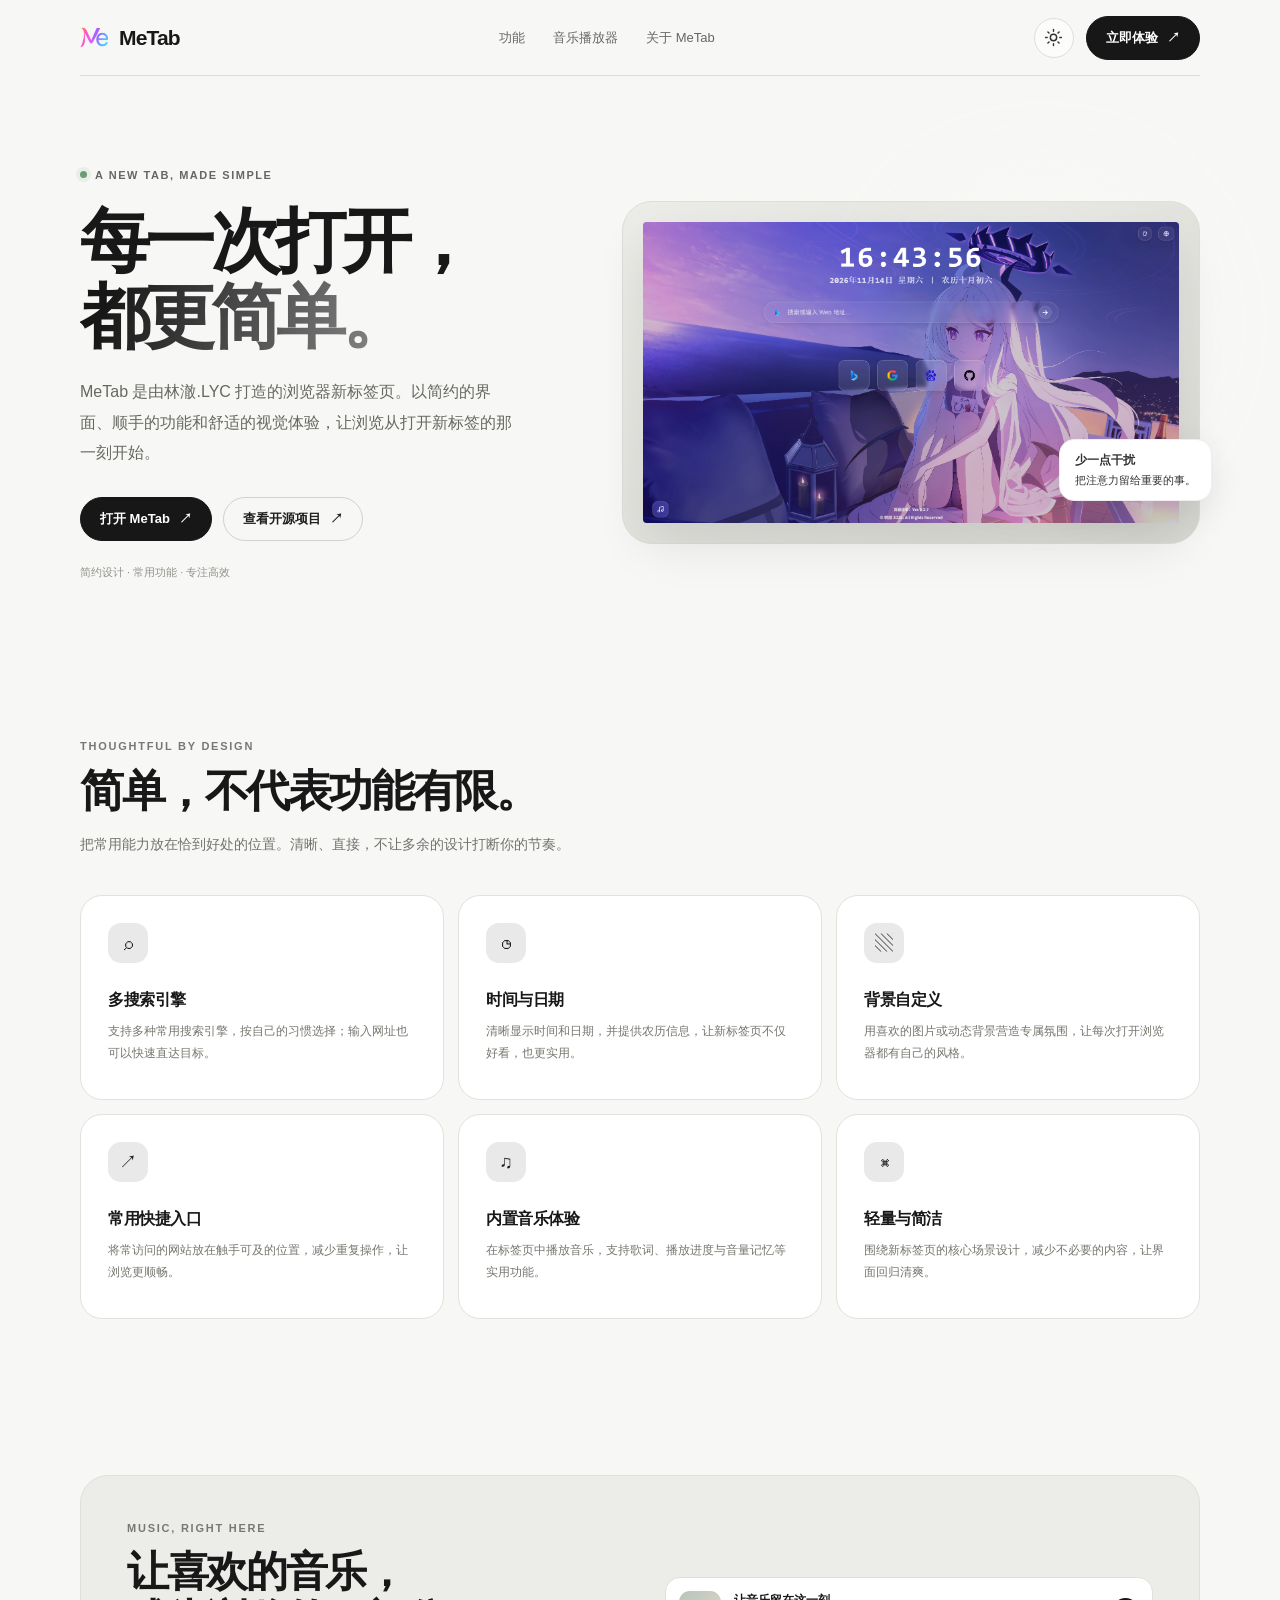
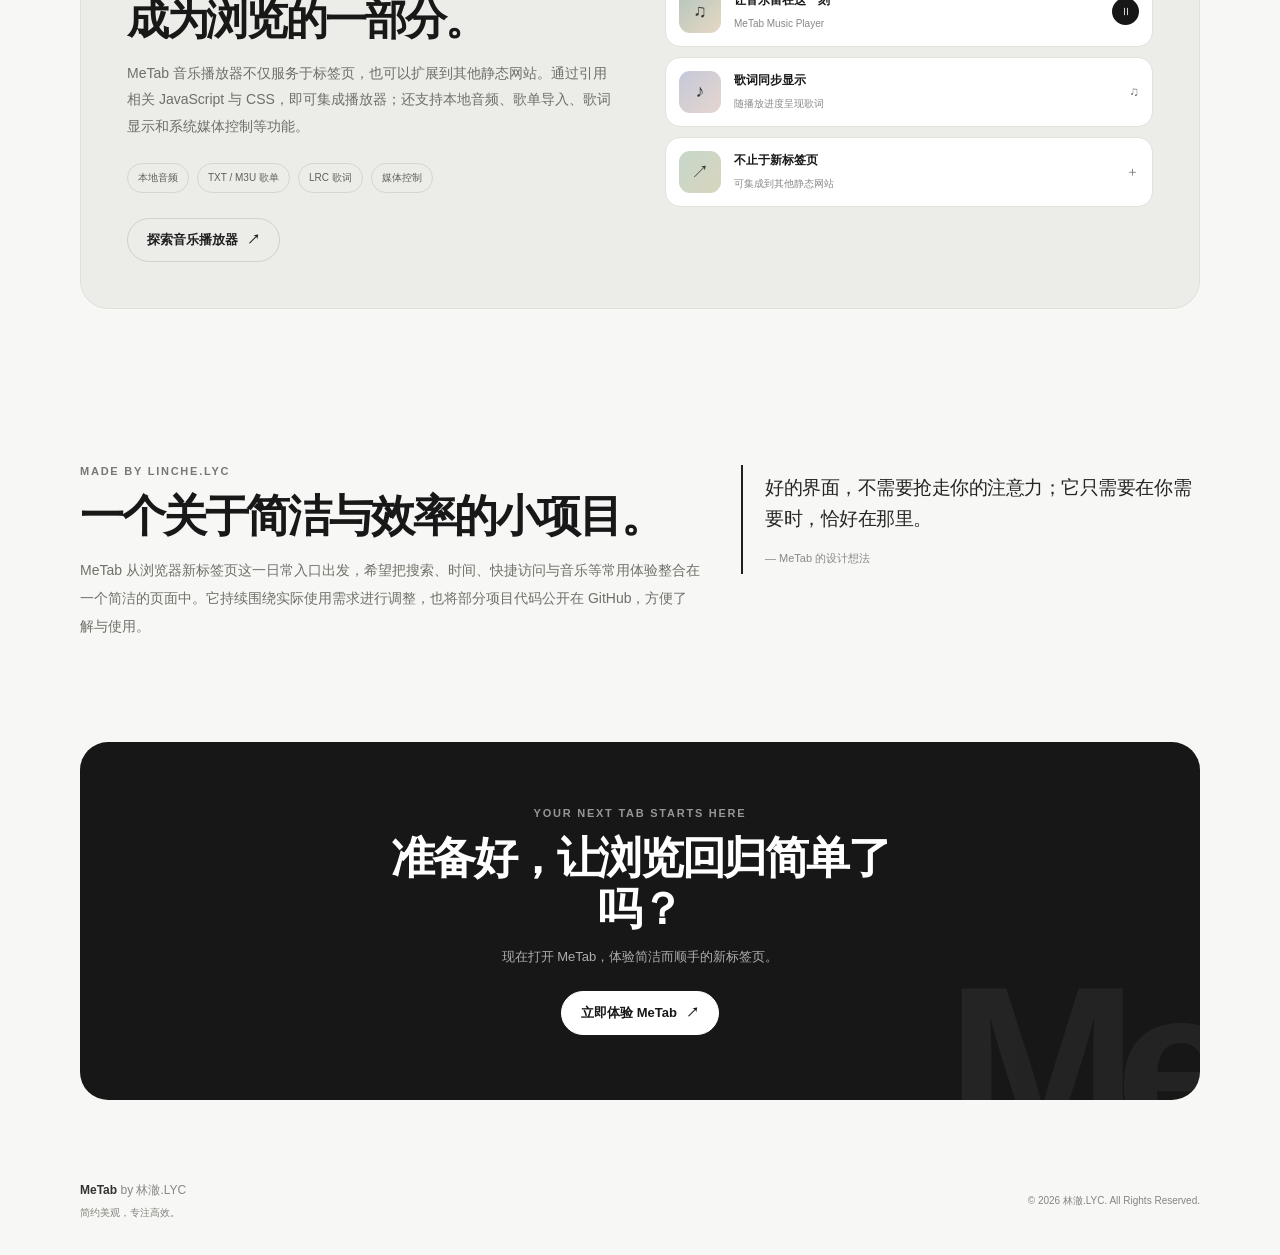
<file: MeTab/profile.html>
<!doctype html>
<html lang="zh-CN">
<head>
<meta charset="utf-8">
<meta name="viewport" content="width=device-width, initial-scale=1">
<meta name="description" content="认识 MeTab——由林澈.LYC 打造的简约、美观且专注高效的浏览器新标签页。">
<title>MeTab — 让每一次打开都更简单</title>
  <link rel="icon"
        href="icons/favicon.png"
        type="image/png">
<style>
:root {
  --site-primary: #171717;
  --site-secondary: #e9e9e9;
  --site-background: #f7f7f5;
  --site-on-primary: #ffffff;
  --site-on-secondary: #202020;
  --site-on-background: #181818;
  --site-font-body: Inter, -apple-system, BlinkMacSystemFont, "Segoe UI", "PingFang SC", "Microsoft YaHei", sans-serif;
  --site-font-heading: Inter, -apple-system, BlinkMacSystemFont, "Segoe UI", "PingFang SC", "Microsoft YaHei", sans-serif;
  --site-heading-scale: 1;
  --site-spacing-scale: 1;
  --site-radius-scale: 1;
  --site-decoration-opacity: 1;
  color-scheme: light dark;
}
* { box-sizing: border-box; }
html { scroll-behavior: smooth; }
body { margin: 0; font-family: var(--site-font-body); color: light-dark(#191919, #f5f5f5); background: light-dark(#f7f7f5, #111111); }
#app { min-height: 100vh; width: 100%; border-radius: 0; background-color: light-dark(var(--site-background), #111111); color: light-dark(var(--site-on-background), #f5f5f5); overflow: hidden; position: relative; }
a { color: inherit; text-decoration: none; }
button { font: inherit; }
.wrap { width: min(1120px, calc(100% - 48px)); margin: 0 auto; }
.nav { height: 76px; display:flex; align-items:center; justify-content:space-between; gap:24px; border-bottom:1px solid light-dark(#deded9, #303030); }
.brand { display:flex; align-items:center; gap:11px; font-weight:750; letter-spacing:-.04em; font-size:21px; }
.logo { width:34px; height:34px; border-radius:12px; display:grid; place-items:center; color:white; font-weight:800; font-size:17px; letter-spacing:-.08em; background:linear-gradient(145deg,#161616 0%,#575757 55%,#bcbcbc 100%); box-shadow:inset 0 1px 1px #ffffff75, 0 4px 12px #00000018; }
.nav-links { display:flex; align-items:center; gap:28px; color:light-dark(#666, #b4b4b4); font-size:13px; }
.nav-links a:hover { color:light-dark(#111,#fff); }
.nav-cta, .button { display:inline-flex; align-items:center; justify-content:center; gap:9px; border-radius:999px; padding:12px 19px; background:var(--site-primary); color:var(--site-on-primary); font-size:13px; font-weight:650; border:1px solid var(--site-primary); transition:transform .2s, opacity .2s; }
.nav-cta:hover,.button:hover { transform:translateY(-2px); opacity:.88; }
.button.secondary { background:transparent; color:light-dark(#202020,#f5f5f5); border-color:light-dark(#d2d2cc,#454545); }
.hero { padding:88px 0 82px; display:grid; grid-template-columns: .92fr 1.08fr; align-items:center; gap:50px; }
.eyebrow { display:inline-flex; align-items:center; gap:8px; color:light-dark(#666,#bcbcbc); text-transform:uppercase; letter-spacing:.14em; font-size:11px; font-weight:700; }
.dot { width:7px; height:7px; border-radius:50%; background:#6b9e78; box-shadow:0 0 0 4px #6b9e781b; }
h1,h2,h3,p { margin-top:0; }
h1 { font-family:var(--site-font-heading); font-size:calc( clamp(42px, 5.6vw, 70px) * var(--site-heading-scale)); line-height:1.08; letter-spacing:-.065em; margin:22px 0 22px; font-weight:760; }
.gradient { background:linear-gradient(110deg, light-dark(#171717,#fff) 10%, light-dark(#888,#b6b6b6) 95%); -webkit-background-clip:text; background-clip:text; color:transparent; }
.lead { max-width:440px; color:light-dark(#686861,#b6b6b6); font-size:16px; line-height:1.9; margin-bottom:29px; }
.actions { display:flex; flex-wrap:wrap; gap:11px; }
.micro { margin-top:24px; color:light-dark(#92928c,#777); font-size:11px; }
.preview-stage { position:relative; padding:20px; border-radius:30px; background:linear-gradient(145deg,light-dark(#ecece8,#242424),light-dark(#d9d9d4,#191919)); border:1px solid light-dark(#deded8,#333); }
.preview-stage:before { content:""; position:absolute; width:220px; height:220px; border-radius:50%; background:light-dark(#fff,#666); filter:blur(70px); opacity:calc(.42 * var(--site-decoration-opacity)); right:8%; top:4%; pointer-events:none; }
.browser { position:relative; overflow:hidden; border-radius:4px; min-height:0; aspect-ratio:1599 / 899; background:#b59bd0; color:#fff; padding:0; box-shadow:0 22px 50px #00000018; }
.browser:before { content:none; }
.browser-bar { display:flex; align-items:center; justify-content:flex-end; gap:8px; height:22px; position:relative; z-index:2; }
.browser-bar i { display:none; }
.browser-label { margin-left:auto; font-size:9px; color:#ffffffc7; letter-spacing:.1em; }
.mock-controls { display:flex; justify-content:flex-end; gap:7px; margin-top:0; position:relative; z-index:2; }
.mock-control { display:grid;place-items:center;width:32px;height:32px;border:1px solid #ffffff45; background:#ffffff20; color:#fff; border-radius:12px; padding:0;font-size:13px;box-shadow:inset 0 1px 1px #ffffff18; }
.mock-content { padding:20px 10px 22px; text-align:center; position:relative; z-index:1; }
.mock-time { font-size:clamp(42px,5vw,66px); font-weight:650; letter-spacing:.04em; text-shadow:0 2px 18px #00000020; }
.mock-date { font-size:clamp(10px,1.15vw,14px);font-weight:600; color:#ffffffed; margin:7px 0 32px; text-shadow:0 1px 8px #00000030; }
.mock-search { margin:auto; max-width:520px; height:44px; display:flex; align-items:center; gap:10px; text-align:left; padding:0 12px; border:1px solid #ffffff70; background:#ffffff30; backdrop-filter:blur(12px); -webkit-backdrop-filter:blur(12px); border-radius:999px; color:#ffffffed; font-size:11px; box-shadow:0 4px 14px #00000012; }
.mock-engine { display:flex; align-items:center; gap:5px; white-space:nowrap; padding-right:0; border-right:0; font-size:10px; }
.mock-engine b { display:grid; place-items:center; width:17px; height:17px; border-radius:4px; color:#29c9ff; background:transparent; font-size:17px; }
.mock-placeholder { overflow:hidden; white-space:nowrap; text-overflow:ellipsis; }
.search-icon { width:11px;height:11px;border:1.5px solid currentColor;border-radius:50%;position:relative; opacity:.75; }
.search-icon:after { content:"";position:absolute;width:5px;height:1.5px;background:currentColor;right:-4px;bottom:-2px;transform:rotate(45deg); }
.mock-shortcuts { display:flex; justify-content:center; gap:14px; margin-top:48px; }
.shortcut { width:48px; display:flex; align-items:center; flex-direction:column; gap:7px; font-size:8px; color:#ffffffed; text-shadow:0 1px 5px #00000030; }
.shortcut-icon { display:grid;place-items:center;width:48px;height:48px;border-radius:15px;background:#ffffff27;border:1px solid #ffffff58;box-shadow:inset 0 1px 1px #ffffff22;backdrop-filter:blur(12px);-webkit-backdrop-filter:blur(12px);font-size:18px;font-weight:700;color:#343a40;text-shadow:none; }
.mock-footer { position:absolute; bottom:9px; left:17px; right:17px; display:flex;flex-direction:column;align-items:center; justify-content:center; gap:4px; color:#ffffffb8; font-size:8px; z-index:2; }
.floating-note { position:absolute; right:-13px; bottom:42px; background:light-dark(#fff,#292929); color:light-dark(#333,#eee); padding:12px 15px; border-radius:15px; box-shadow:0 12px 35px #00000015; font-size:11px; z-index:2; border:1px solid light-dark(#eee,#3c3c3c); }
.floating-note strong { display:block; font-size:12px; margin-bottom:4px; }
.section { padding:78px 0; }
.section-head { max-width:590px; margin-bottom:38px; }
.kicker { color:light-dark(#777,#aaa); font-size:11px; letter-spacing:.16em; font-weight:750; text-transform:uppercase; margin-bottom:14px; }
h2 { font-size:calc(clamp(30px,4vw,44px) * var(--site-heading-scale)); line-height:1.15; letter-spacing:-.055em; margin-bottom:15px; }
.section-head p { color:light-dark(#73736d,#aaa); line-height:1.8; font-size:14px; max-width:510px; }
.features { display:grid; grid-template-columns:repeat(3,1fr); gap:14px; }
.feature { border:1px solid light-dark(#e2e2dc,#333); border-radius:calc(22px * var(--site-radius-scale)); padding:27px; background:light-dark(#fff,#1a1a1a); min-height:205px; transition:transform .2s,border-color .2s; }
.feature:hover { transform:translateY(-4px); border-color:light-dark(#bcbcb5,#555); }
.feature-icon { width:40px;height:40px;display:grid;place-items:center;border-radius:13px;background:var(--site-secondary);color:var(--site-on-secondary);font-size:18px;margin-bottom:27px; }
.feature h3 { font-size:16px; letter-spacing:-.025em; margin-bottom:10px; }
.feature p { color:light-dark(#777770,#aaa); font-size:12px; line-height:1.8; margin:0; }
.music { display:grid; grid-template-columns:1fr 1fr; gap:50px; align-items:center; background:light-dark(#ecece8,#1b1b1b); border-radius:calc(28px * var(--site-radius-scale)); padding:46px; border:1px solid light-dark(#e0e0da,#303030); }
.music h2 { font-size:calc(clamp(30px,3.8vw,42px) * var(--site-heading-scale)); }
.music p { color:light-dark(#6f6f68,#aaa); font-size:14px; line-height:1.9; }
.music-list { display:grid; gap:10px; }
.track { display:flex; align-items:center; gap:13px; background:light-dark(#fff,#242424); padding:13px; border-radius:15px; border:1px solid light-dark(#e1e1db,#363636); }
.album { width:42px;height:42px;border-radius:11px;display:grid;place-items:center;background:linear-gradient(135deg,#b5c5bd,#e6d8c4);color:#343a36;font-size:18px; }
.track-info { flex:1; }
.track-info strong { display:block; font-size:12px; margin-bottom:4px; }
.track-info span { color:light-dark(#888,#aaa); font-size:10px; }
.play { width:27px;height:27px;border-radius:50%;display:grid;place-items:center;background:var(--site-primary);color:var(--site-on-primary);font-size:10px; }
.pill-row { display:flex; flex-wrap:wrap; gap:8px; margin-top:23px; }
.pill { border:1px solid light-dark(#d6d6d0,#424242); color:light-dark(#62625c,#c0c0c0); padding:7px 10px; border-radius:999px; font-size:10px; }
.about-grid { display:grid; grid-template-columns:1.15fr .85fr; gap:40px; align-items:start; }
.about-copy { color:light-dark(#707069,#aaa); font-size:14px; line-height:2; max-width:640px; }
.quote-card { border-left:2px solid light-dark(#202020,#eee); padding:7px 0 7px 22px; color:light-dark(#252525,#eee); font-size:19px; line-height:1.65; letter-spacing:-.025em; }
.quote-card span { display:block; margin-top:15px; color:light-dark(#888,#999); font-size:11px; letter-spacing:0; }
.cta { text-align:center; padding:65px 24px; border-radius:calc(28px * var(--site-radius-scale)); background:var(--site-primary); color:var(--site-on-primary); position:relative; overflow:hidden; }
.cta:after { content:"Me"; position:absolute; font-weight:900; font-size:230px; letter-spacing:-.1em; right:-20px; bottom:-100px; color:#ffffff; opacity:calc(.055 * var(--site-decoration-opacity)); pointer-events:none; }
.cta h2 { max-width:560px; margin:0 auto 14px; }
.cta p { color:#ffffffa6; font-size:13px; margin-bottom:25px; }
.cta .button { background:#fff;color:#161616;border-color:#fff; position:relative; z-index:1; }
footer { padding:27px 0 35px; display:flex; justify-content:space-between; gap:18px; align-items:center; color:light-dark(#85857f,#888); font-size:10px; }
.footer-brand { font-weight:750; color:light-dark(#333,#ddd); font-size:12px; }
@media (max-width:800px) { .hero { grid-template-columns:1fr; gap:42px; padding:65px 0; } .hero-copy { max-width:600px; } .preview-stage { max-width:600px; width:100%; margin:auto; } .features { grid-template-columns:repeat(2,1fr); } .music { grid-template-columns:1fr; gap:28px; padding:30px; } .about-grid { grid-template-columns:1fr; gap:25px; } }
@media (max-width:540px) { .wrap { width:min(100% - 32px,1120px); } .nav { height:66px; } .nav-links { display:none; } .nav-cta { padding:10px 14px; font-size:11px; } .hero { padding:55px 0 50px; } h1 { font-size:46px; } .lead {
  width: 100%;
  max-width: 100%;
  font-size: 14px;
  line-height: 1.9;
  overflow-wrap: break-word;
  word-wrap: break-word;
  white-space: normal;
}
 .preview-stage { padding:10px; border-radius:23px; } .browser {
  position: relative;
  width: 100%;
  min-height: 0;
  aspect-ratio: 1599 / 899;
  overflow: hidden;
  border-radius: 4px;
  background: #b59bd0;
  color: #fff;
  padding: 0;
  box-shadow: 0 22px 50px #00000018;
}

.browser > img {
  display: block;
  width: 100%;
  height: 100%;
  object-fit: contain;
  position: absolute;
  inset: 0;
}
.mock-content { padding-top:48px; } .mock-time { font-size:37px; } .floating-note { right:-3px; bottom:20px; } .section { padding:55px 0; } .features { grid-template-columns:1fr; } .feature { min-height:0; } .feature-icon { margin-bottom:20px; } .music { padding:24px 18px; } footer { align-items:flex-start; flex-direction:column; } }
@media (prefers-reduced-motion: reduce) { html { scroll-behavior:auto; } *,*:before,*:after { transition:none !important; } }
/* ===== 日间 / 夜间模式 ===== */

/* 默认主题 */
html {
  color-scheme: light dark;
}

/* 日间模式 */
html[data-theme="light"] {
  color-scheme: light;
}

/* 夜间模式 */
html[data-theme="dark"] {
  color-scheme: dark;
}

/* 导航操作区域 */
.nav-actions {
  display: flex;
  align-items: center;
  gap: 12px;
}

/* 主题切换按钮 */
.theme-toggle {
  width: 40px;
  height: 40px;
  display: grid;
  place-items: center;
  flex-shrink: 0;

  padding: 0;
  border-radius: 50%;

  border: 1px solid light-dark(#deded9, #383838);
  background: light-dark(#ffffffa8, #252525a8);
  color: light-dark(#333333, #eeeeee);

  cursor: pointer;

  transition:
    background .2s ease,
    border-color .2s ease,
    color .2s ease,
    transform .25s ease;
}

.theme-toggle:hover {
  transform: rotate(15deg);
  background: light-dark(#eaeae6, #353535);
}

.theme-toggle:active {
  transform: scale(.88);
}

/* 图标切换 */
.theme-icon {
  position: absolute;
  transition:
    opacity .3s ease,
    transform .4s cubic-bezier(.2,.8,.2,1);
}

html[data-theme="light"] .sun-icon {
  opacity: 1;
  transform: rotate(0) scale(1);
}

html[data-theme="light"] .moon-icon {
  opacity: 0;
  transform: rotate(-90deg) scale(.5);
}

html[data-theme="dark"] .sun-icon {
  opacity: 0;
  transform: rotate(90deg) scale(.5);
}

html[data-theme="dark"] .moon-icon {
  opacity: 1;
  transform: rotate(0) scale(1);
}

/* 主题过渡动画 */
html.theme-transition,
html.theme-transition body,
html.theme-transition #app,
html.theme-transition #app *,
html.theme-transition #app *::before,
html.theme-transition #app *::after {
  transition:
    background-color .4s ease,
    color .4s ease,
    border-color .4s ease,
    box-shadow .4s ease !important;
}

/* 减少动态效果 */
@media (prefers-reduced-motion: reduce) {
  html.theme-transition,
  html.theme-transition body,
  html.theme-transition #app,
  html.theme-transition #app *,
  html.theme-transition #app *::before,
  html.theme-transition #app *::after {
    transition: none !important;
  }
}

/* ===== 小屏设备内容适配 ===== */

@media (max-width: 540px) {

  .hero,
  .hero-copy,
  .preview-stage {
    min-width: 0;
    width: 100%;
  }

  .hero-copy {
    overflow-wrap: break-word;
  }

  .preview-stage {
    padding: 10px;
    overflow: visible;
  }

  .browser {
    width: 100%;
    height: auto;
    aspect-ratio: 1599 / 899;
    min-height: 0;
  }

  .browser > img {
    object-fit: contain;
  }

  .floating-note {
    max-width: calc(100% - 20px);
    right: 0;
    bottom: 20px;
  }

}

/* 移动端 */
@media (max-width: 540px) {
  .nav-actions {
    gap: 8px;
  }

  .theme-toggle {
    width: 36px;
    height: 36px;
  }
}
</style>
</head>
<body>
<div id="app">
  <div class="wrap">
    <header class="nav">
      <a class="brand" href="#top" aria-label="MeTab 首页"><img class="brand-avatar" id="brand-avatar"src="icons/favicon.png" alt="" width="28" height="28">
    </span><span>MeTab</span></a>
      <nav class="nav-links" aria-label="主导航"><a href="#features">功能</a><a href="#music">音乐播放器</a><a href="#about">关于 MeTab</a></nav>
<div class="nav-actions">
  <button class="theme-toggle"
          id="themeToggle"
          type="button"
          aria-label="切换至夜间模式"
          title="切换主题">
    <svg class="theme-icon sun-icon"
         xmlns="http://www.w3.org/2000/svg"
         width="19" height="19"
         viewBox="0 0 24 24"
         fill="none"
         stroke="currentColor"
         stroke-width="1.8"
         stroke-linecap="round"
         stroke-linejoin="round">
      <circle cx="12" cy="12" r="4"/>
      <path d="M12 2v2m0 16v2M4.93 4.93l1.42 1.42m11.3 11.3 1.42 1.42M2 12h2m16 0h2M4.93 19.07l1.42-1.42m11.3-11.3 1.42-1.42"/>
    </svg>

    <svg class="theme-icon moon-icon"
         xmlns="http://www.w3.org/2000/svg"
         width="19" height="19"
         viewBox="0 0 24 24"
         fill="none"
         stroke="currentColor"
         stroke-width="1.8"
         stroke-linecap="round"
         stroke-linejoin="round">
      <path d="M20.985 12.486a9 9 0 1 1-9.473-9.472c.405-.022.617.463.402.807a6.5 6.5 0 0 0 8.268 8.268c.344-.215.829-.003.803.397z"/>
    </svg>
  </button>

  <a class="nav-cta"
     href="https://tab.iqo3333.cn/"
     target="_blank"
     rel="noopener noreferrer">
    立即体验 <span aria-hidden="true">↗</span>
  </a>
</div>
    </header>

    <main id="top">
      <section class="hero">
        <div class="hero-copy">
          <div class="eyebrow"><span class="dot"></span> A NEW TAB, MADE SIMPLE</div>
          <h1>每一次打开，<br><span class="gradient">都更简单。</span></h1>
          <p class="lead">MeTab 是由林澈.LYC 打造的浏览器新标签页。以简约的界面、顺手的功能和舒适的视觉体验，让浏览从打开新标签的那一刻开始。</p>
          <div class="actions"><a class="button" href="https://tab.iqo3333.cn/" target="_blank" rel="noopener noreferrer">打开 MeTab <span aria-hidden="true">↗</span></a><a class="button secondary" href="https://github.com/iqo3333/MeTab" target="_blank" rel="noopener noreferrer">查看开源项目 <span aria-hidden="true">↗</span></a></div>
          <div class="micro">简约设计 · 常用功能 · 专注高效</div>
        </div>
        <div class="preview-stage" aria-label="MeTab 新标签页界面示意">
          <div class="browser">
            <img src="icons/profile.png" alt="MeTab 实际新标签页界面截图" style="display:block;width:100%;height:100%;object-fit:cover;position:absolute;inset:0">
          </div>
          <div class="floating-note"><strong>少一点干扰</strong><span>把注意力留给重要的事。</span></div>
        </div>
      </section>

      <section class="section" id="features">
        <div class="section-head"><div class="kicker">Thoughtful by design</div><h2>简单，不代表功能有限。</h2><p>把常用能力放在恰到好处的位置。清晰、直接，不让多余的设计打断你的节奏。</p></div>
        <div class="features">
          <article class="feature"><div class="feature-icon" aria-hidden="true">⌕</div><h3>多搜索引擎</h3><p>支持多种常用搜索引擎，按自己的习惯选择；输入网址也可以快速直达目标。</p></article>
          <article class="feature"><div class="feature-icon" aria-hidden="true">◷</div><h3>时间与日期</h3><p>清晰显示时间和日期，并提供农历信息，让新标签页不仅好看，也更实用。</p></article>
          <article class="feature"><div class="feature-icon" aria-hidden="true">▧</div><h3>背景自定义</h3><p>用喜欢的图片或动态背景营造专属氛围，让每次打开浏览器都有自己的风格。</p></article>
          <article class="feature"><div class="feature-icon" aria-hidden="true">↗</div><h3>常用快捷入口</h3><p>将常访问的网站放在触手可及的位置，减少重复操作，让浏览更顺畅。</p></article>
          <article class="feature"><div class="feature-icon" aria-hidden="true">♫</div><h3>内置音乐体验</h3><p>在标签页中播放音乐，支持歌词、播放进度与音量记忆等实用功能。</p></article>
          <article class="feature"><div class="feature-icon" aria-hidden="true">⌘</div><h3>轻量与简洁</h3><p>围绕新标签页的核心场景设计，减少不必要的内容，让界面回归清爽。</p></article>
        </div>
      </section>

      <section class="section" id="music">
        <div class="music">
          <div><div class="kicker">Music, right here</div><h2>让喜欢的音乐，<br>成为浏览的一部分。</h2><p>MeTab 音乐播放器不仅服务于标签页，也可以扩展到其他静态网站。通过引用相关 JavaScript 与 CSS，即可集成播放器；还支持本地音频、歌单导入、歌词显示和系统媒体控制等功能。</p><div class="pill-row"><span class="pill">本地音频</span><span class="pill">TXT / M3U 歌单</span><span class="pill">LRC 歌词</span><span class="pill">媒体控制</span></div><div style="margin-top:25px"><a class="button secondary" href="https://github.com/iqo3333/MeTab/tree/main/Music%20Player" target="_blank" rel="noopener noreferrer">探索音乐播放器 <span aria-hidden="true">↗</span></a></div></div>
          <div class="music-list" aria-label="音乐播放器界面示意">
            <div class="track"><div class="album">♫</div><div class="track-info"><strong>让音乐留在这一刻</strong><span>MeTab Music Player</span></div><div class="play">Ⅱ</div></div>
            <div class="track"><div class="album" style="background:linear-gradient(135deg,#c5c8d9,#e5d6ce)">♪</div><div class="track-info"><strong>歌词同步显示</strong><span>随播放进度呈现歌词</span></div><div style="font-size:13px;color:light-dark(#777,#aaa)">♫</div></div>
            <div class="track"><div class="album" style="background:linear-gradient(135deg,#c6d7cb,#d8d5bd)">↗</div><div class="track-info"><strong>不止于新标签页</strong><span>可集成到其他静态网站</span></div><div style="font-size:13px;color:light-dark(#777,#aaa)">＋</div></div>
          </div>
        </div>
      </section>

      <section class="section" id="about">
        <div class="about-grid">
          <div><div class="kicker">Made by LinChe.LYC</div><h2>一个关于简洁与效率的小项目。</h2><p class="about-copy">MeTab 从浏览器新标签页这一日常入口出发，希望把搜索、时间、快捷访问与音乐等常用体验整合在一个简洁的页面中。它持续围绕实际使用需求进行调整，也将部分项目代码公开在 GitHub，方便了解与使用。</p></div>
          <div class="quote-card">好的界面，不需要抢走你的注意力；它只需要在你需要时，恰好在那里。<span>— MeTab 的设计想法</span></div>
        </div>
      </section>

      <section class="section" style="padding-top:10px;padding-bottom:55px">
        <div class="cta"><div class="kicker" style="color:#ffffff8c">Your next tab starts here</div><h2>准备好，让浏览回归简单了吗？</h2><p>现在打开 MeTab，体验简洁而顺手的新标签页。</p><a class="button" href="https://tab.iqo3333.cn/" target="_blank" rel="noopener noreferrer">立即体验 MeTab <span aria-hidden="true">↗</span></a></div>
      </section>
    </main>
    <footer><div><div class="footer-brand">MeTab <span style="font-weight:400;color:light-dark(#888,#999)">by 林澈.LYC</span></div><div style="margin-top:7px">简约美观，专注高效。</div></div><div>© 2026 林澈.LYC. All Rights Reserved.</div></footer>
  </div>
</div>
<script>
// ===== MeTab 日间 / 夜间模式 =====

(function () {
  const root = document.documentElement;
  const toggle = document.getElementById('themeToggle');
  const storageKey = 'metab-site-theme';

  if (!toggle) return;

  // 获取保存的主题
  function getTheme() {
    try {
      const saved = localStorage.getItem(storageKey);

      if (saved === 'light' || saved === 'dark') {
        return saved;
      }
    } catch (e) {}

    // 默认跟随系统主题
    return window.matchMedia &&
      window.matchMedia('(prefers-color-scheme: dark)').matches
      ? 'dark'
      : 'light';
  }

  // 应用主题
  function applyTheme(theme, animate) {
    if (animate) {
      root.classList.add('theme-transition');
    }

    root.setAttribute('data-theme', theme);

    toggle.setAttribute(
      'aria-label',
      theme === 'dark' ? '切换至日间模式' : '切换至夜间模式'
    );

    toggle.setAttribute(
      'title',
      theme === 'dark' ? '切换至日间模式' : '切换至夜间模式'
    );

    if (animate) {
      requestAnimationFrame(function () {
        setTimeout(function () {
          root.classList.remove('theme-transition');
        }, 450);
      });
    }
  }

  // 初始化主题
  applyTheme(getTheme(), false);

  // 手动切换
  toggle.addEventListener('click', function () {
    const currentTheme = root.getAttribute('data-theme');
    const newTheme = currentTheme === 'dark' ? 'light' : 'dark';

    applyTheme(newTheme, true);

    try {
      localStorage.setItem(storageKey, newTheme);
    } catch (e) {}
  });

})();
</script>
</body>
</html>
</file>
